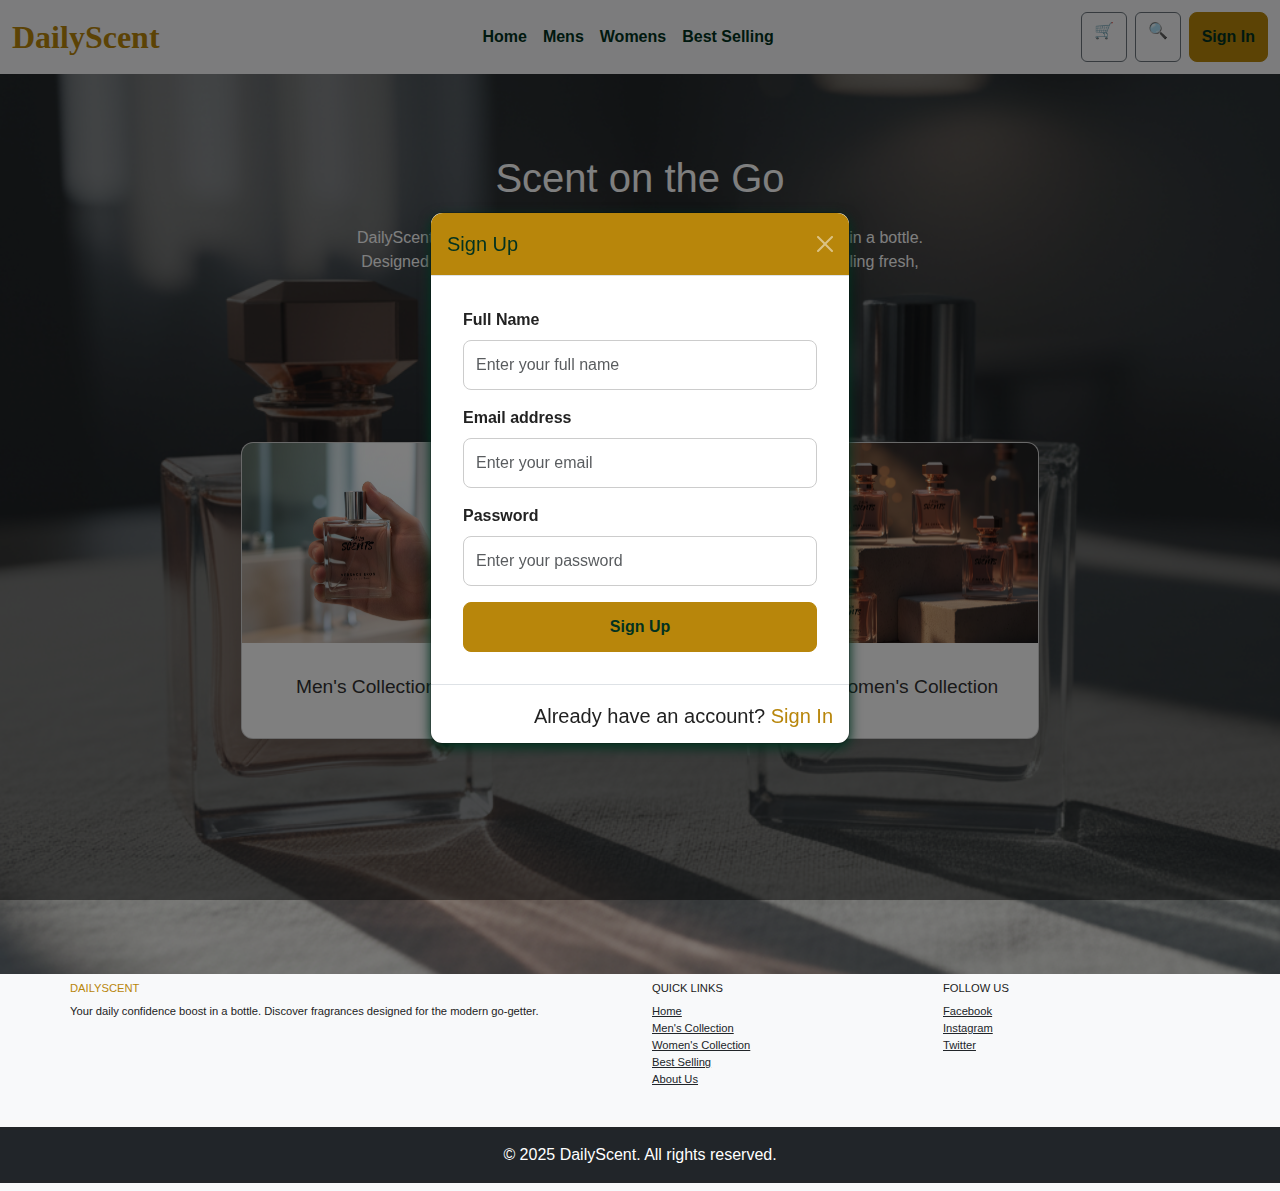
<file: Index.html>
<!DOCTYPE html>
<html lang="en">
<head>
    <meta charset="UTF-8">
    <meta name="viewport" content="width=device-width, initial-scale=1.0">
    <title>DailyScent</title>
    <link href="https://cdn.jsdelivr.net/npm/bootstrap@5.3.0/dist/css/bootstrap.min.css" rel="stylesheet">
    <link rel="stylesheet" href="Index.css"/>

    <!-- SIGN-IN MODAL DESIGN -->
    <style>
        .modal-dialog {
            max-width: 420px;
        }
        .modal-dialog-centered {
            display: flex;
            align-items: center;
            min-height: 100vh;
            pointer-events: none;
        }
        .modal-content {
            border-radius: 12px;
            box-shadow: 0 4px 12px #013220;
            pointer-events: all;
        }
        .modal-header {
            background-color: #b8860b;
            border-top-left-radius: 12px;
            border-top-right-radius: 12px;
            color: #013220;
            justify-content: center;
        }
        .modal-header .btn-close {
            filter: brightness(0) invert(1);
        }
        .modal-body {
            padding: 2rem;
        }
        .form-control {
            border-radius: 8px;
            padding: 0.75rem;
            border: 1px solid #ccc;
            transition: 0.2s;
        }
        .form-control:focus {
            border-color: #b8860b;
            box-shadow: 0 0 0 0.2rem rgba(255,215,0,0.25);
        }
        .btn-primary {
            background-color: #b8860b;
            border-color: #b8860b;
            color: #013220;
            font-weight: bold;
            border-radius: 8px;
            padding: 0.75rem;
        }
        .btn-primary:hover {
            background-color: #b8860b;
            border-color: #b8860b;
        }
        .modal-footer a {
            color: #b8860b;
            text-decoration: none;
            font-weight: 500;
        }
        .modal-footer a:hover {
            text-decoration: underline;
        }
    </style>
</head>
<body>
    <header>
        <nav class="navbar navbar-expand-lg navbar-light bg-light">
            <div class="container-fluid">
                <a class="navbar-brand" href="#">DailyScent</a>
                <button class="navbar-toggler" type="button" data-bs-toggle="collapse" data-bs-target="#navbarNav" aria-controls="navbarNav" aria-expanded="false" aria-label="Toggle navigation">
                    <span class="navbar-toggler-icon"></span>
                </button>
                <div class="collapse navbar-collapse" id="navbarNav">
                    <ul class="navbar-nav mx-auto">
                        <li class="nav-item">
                            <a class="nav-link" href="#home">Home</a>
                        </li>
                        <li class="nav-item">
                            <a class="nav-link" href="Mens.html">Mens</a>
                        </li>
                        <li class="nav-item">
                            <a class="nav-link" href="Womens.html">Womens</a>
                        </li>
                        <li class="nav-item">
                            <a class="nav-link" href="bestselling.html">Best Selling</a>
                        </li>
                    </ul>
                    <div class="d-flex">
                        <a href="#" class="btn btn-outline-secondary me-2">🛒</a>
                        <a href="#" class="btn btn-outline-secondary me-2">🔍</a>

                        <!-- Sign In Button Trigger -->
                        <button class="btn btn-primary" data-bs-toggle="modal" data-bs-target="#signInModal">Sign In</button>
                    </div>
                </div>
            </div>
        </nav>
    </header>

    <!-- Sign In Modal -->
    <div class="modal fade" id="signInModal" tabindex="-1" aria-labelledby="signInModalLabel" aria-hidden="true">
        <div class="modal-dialog modal-dialog-centered">
            <div class="modal-content">

                <div class="modal-header">
                    <h5 class="modal-title" id="signInModalLabel">Sign In</h5>
                    <button type="button" class="btn-close" data-bs-dismiss="modal"></button>
                </div>

                <div class="modal-body">
                    <form id="signInForm">
                        <div class="mb-3">
                            <label for="email" class="form-label fw-bold">Email address</label>
                            <input type="email" class="form-control" id="email" placeholder="Enter your email" required>
                        </div>
                        <div class="mb-3">
                            <label for="password" class="form-label fw-bold">Password</label>
                            <input type="password" class="form-control" id="password" placeholder="Enter your password" required>
                        </div>
                        <button type="submit" class="btn btn-primary w-100">Sign In</button>
                    </form>
                </div>

                     <div class="modal-footer">
                    <p class="mb-0">Don't have an account?  
                        <a href="#" data-bs-toggle="modal" data-bs-target="#signUpModal" data-bs-dismiss="modal">Sign Up</a>
                    </p>
                </div>

            </div>
        </div>
    </div>

    <!-- Sign Up Modal -->
    <div class="modal fade" id="signUpModal" tabindex="-1" aria-labelledby="signUpModalLabel" aria-hidden="true">
        <div class="modal-dialog modal-dialog-centered">
            <div class="modal-content">

                <div class="modal-header">
                    <h5 class="modal-title" id="signUpModalLabel">Sign Up</h5>
                    <button type="button" class="btn-close" data-bs-dismiss="modal"></button>
                </div>

                <div class="modal-body">
                    <form id="signUpForm">
                        <div class="mb-3">
                            <label for="name" class="form-label fw-bold">Full Name</label>
                            <input type="text" class="form-control" id="name" placeholder="Enter your full name" required>
                        </div>
                        <div class="mb-3">
                            <label for="email" class="form-label fw-bold">Email address</label>
                            <input type="email" class="form-control" id="signUpEmail" placeholder="Enter your email" required>
                        </div>
                        <div class="mb-3">
                            <label for="password" class="form-label fw-bold">Password</label>
                            <input type="password" class="form-control" id="signUpPassword" placeholder="Enter your password" required>
                        </div>
                        <button type="submit" class="btn btn-primary w-100">Sign Up</button>
                    </form>
                </div>

                <div class="modal-footer">
                    <p class="mb-0">Already have an account?  
                        <a href="#" data-bs-toggle="modal" data-bs-target="#signInModal" data-bs-dismiss="modal">Sign In</a>
                    </p>
                </div>

            </div>
        </div>
    </div>


    <section id="home" class="position-relative" style="background-image: url(background.png); background-size: cover; background-position: center; min-height: 100vh;">
        <div class="overlay position-absolute top-0 start-0 w-100 h-100 bg-dark opacity-50"></div>
        <div class="container-fluid position-relative text-center text-white py-5">
            <div class="row justify-content-center">
                <div class="col-lg-8">
                    <h2 class="display-4 mb-4">Scent on the Go</h2>
                    <p class="lead mb-4">
                        DailyScent is more than just a fragrance, it's a daily confidence boost in a bottle.<br />
                        Designed for go-getters and dream-chasers, our scents keep you feeling fresh,<br />
                        vibrant, and ready to own every moment.
                    </p>
                    <a href="AboutUs.html" class="btn btn-primary btn-lg">About Us</a>
                </div>
            </div>
            
            <div class="collections mt-5" id="collection">
                <div class="row g-4 justify-content-center">
                    <div class="col-md-4">
                        <div class="card h-100">
                            <a href="Mens.html" class="text-decoration-none">
                                <img src="men.png" class="card-img-top" alt="Men's Collection">
                                <div class="card-body">
                                    <h3 class="card-title">Men's Collection</h3>
                                </div>
                            </a>
                        </div>
                    </div>

                    <div class="col-md-4">
                    <div class="card h-100">
                            <a href="bestselling.html" class="text-decoration-none">
                                <img src="best.png" class="card-img-top" alt="Best Selling Collection">
                                <div class="card-body">
                                    <h3 class="card-title">Best Selling Collection</h3>
                            </div>
                        </a>
                        </div>
                    </div>

                    <div class="col-md-4">
                        <div class="card h-100">
                            <a href="Womens.html" class="text-decoration-none">
                                <img src="womenbg.png" class="card-img-top" alt="Women's Collection">
                                <div class="card-body">
                                    <h3 class="card-title">Women's Collection</h3>
                                </div>
                            </a>
                        </div>
                    </div>

                </div>
            </div>

        </div>
    </section>

    <footer class="bg-light text-center text-lg-start">
        <div class="container p-4">
            <div class="row">

                <div class="col-lg-6 col-md-12 mb-4">
                    <h5 class="text-uppercase" style="color: #b8860b;">DailyScent</h5>
                    <p>Your daily confidence boost in a bottle. Discover fragrances designed for the modern go-getter.</p>
                </div>

                <div class="col-lg-3 col-md-6 mb-4">
                    <h5 class="text-uppercase">Quick Links</h5>
                    <ul class="list-unstyled">
                        <li><a href="#home" class="text-dark">Home</a></li>
                        <li><a href="Mens.html" class="text-dark">Men's Collection</a></li>
                        <li><a href="Womens.html" class="text-dark">Women's Collection</a></li>
                        <li><a href="#hot" class="text-dark">Best Selling</a></li>
                        <li><a href="AboutUs.html" class="text-dark">About Us</a></li>
                    </ul>
                </div>

                <div class="col-lg-3 col-md-6 mb-4">
                    <h5 class="text-uppercase">Follow Us</h5>
                    <ul class="list-unstyled">
                        <li><a class="text-dark" href="#">Facebook</a></li>
                        <li><a class="text-dark" href="#">Instagram</a></li>
                        <li><a class="text-dark" href="#">Twitter</a></li>
                    </ul>
                </div>

            </div>
        </div>

        <div class="text-center p-3 bg-dark text-white">
            © 2025 DailyScent. All rights reserved.
        </div>
    </footer>

    <script src="https://cdn.jsdelivr.net/npm/bootstrap@5.3.0/dist/js/bootstrap.bundle.min.js"></script>
</body>
<script>
document.getElementById("signInForm").addEventListener("submit", function (e) {
    e.preventDefault(); // Prevent page reload

    // Close the modal
    var modal = bootstrap.Modal.getInstance(document.getElementById("signInModal"));
    modal.hide();

    // Remove the Sign In button
    const signInBtn = document.querySelector("#navbarNav .btn.btn-primary");
    if (signInBtn) {
        signInBtn.remove();
    }
});
window.addEventListener('DOMContentLoaded', (event) => {
    // Check if the user has already seen the modal
    if (!localStorage.getItem('signInModalShown')) {
        // If not, show the Sign-Up modal
        var signUpModal = new bootstrap.Modal(document.getElementById('signUpModal'));
        signUpModal.show();

        // Set a flag in localStorage so the modal doesn't show again
        localStorage.setItem('signInModalShown', 'true');
    }
});

</script>

</html>
</file>
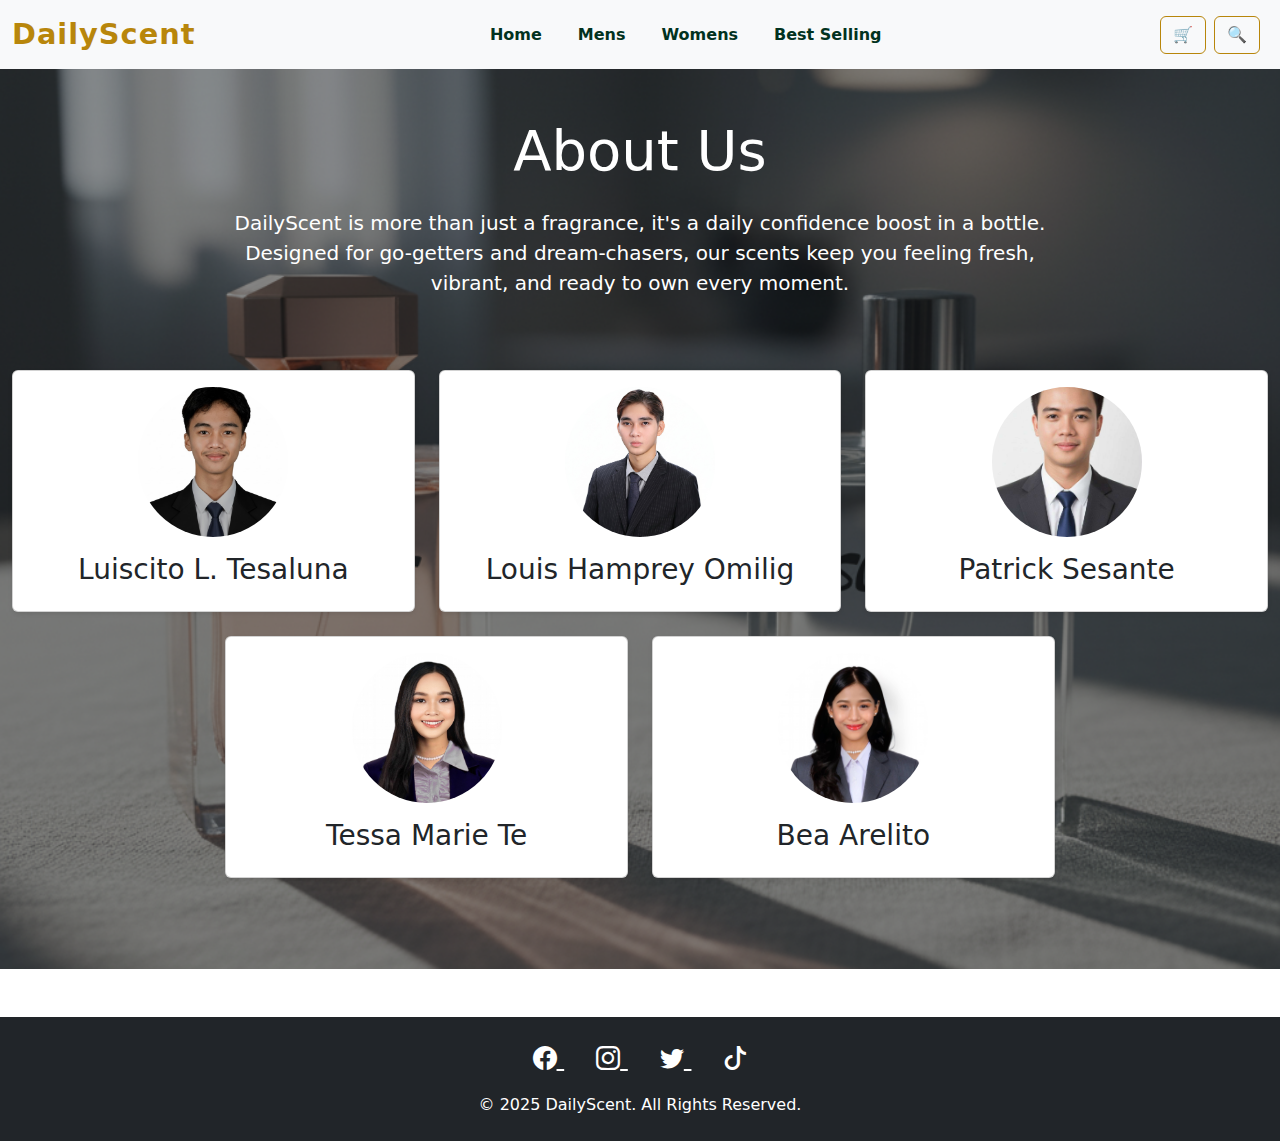
<file: AboutUs.html>
<!DOCTYPE html>
<html lang="en">
<head>
  <meta charset="UTF-8" />
  <meta name="viewport" content="width=device-width, initial-scale=1.0" />
  <title>DailyScent | Scent on the Go</title>

  <!-- ✅ Bootstrap CSS -->
  <link href="https://cdn.jsdelivr.net/npm/bootstrap@5.3.0/dist/css/bootstrap.min.css" rel="stylesheet">
  <!-- ✅ Bootstrap Icons -->
  <link href="https://cdn.jsdelivr.net/npm/bootstrap-icons@1.10.5/font/bootstrap-icons.css" rel="stylesheet">

  <link rel="stylesheet" href="AboutUs.css" />
</head>
<body>
  <header>
    <nav class="navbar navbar-expand-lg navbar-light bg-light">
      <div class="container-fluid">
        <a class="navbar-brand" href="#">DailyScent</a>
        <button class="navbar-toggler" type="button" data-bs-toggle="collapse" data-bs-target="#navbarNav" aria-controls="navbarNav" aria-expanded="false" aria-label="Toggle navigation">
          <span class="navbar-toggler-icon"></span>
        </button>
        <div class="collapse navbar-collapse" id="navbarNav" >
          <ul class="navbar-nav mx-auto">
            <li class="nav-item">
              <a class="nav-link" href="Index.html">Home</a>
            </li>
            <li class="nav-item">
              <a class="nav-link" href="Mens.html">Mens</a>
            </li>
            <li class="nav-item">
              <a class="nav-link" href="Womens.html">Womens</a>
            </li>
            <li class="nav-item">
              <a class="nav-link" href="bestselling.html">Best Selling</a>
            </li>
          </ul>
          <div class="d-flex">
            <a href="#" class="btn btn-outline-secondary me-2">🛒</a>
            <a href="#" class="btn btn-outline-secondary me-2">🔍</a>
          </div>
        </div>
      </div>
    </nav>
  </header>

  <section id="home" class="homescreen position-relative" 
    style="background-image: url('background.png'); background-size: cover; background-position: center; min-height: 100vh;">
    <div class="overlay position-absolute top-0 start-0 w-100 h-100 bg-dark opacity-50"></div>
    <div class="container-fluid position-relative text-center text-white py-5">
      <div class="row justify-content-center">
        <div class="col-lg-8">
          <h2 class="display-4 mb-4">About Us</h2>
          <p class="lead mb-4">
            DailyScent is more than just a fragrance, it's a daily confidence boost in a bottle.<br />
            Designed for go-getters and dream-chasers, our scents keep you feeling fresh,<br />
            vibrant, and ready to own every moment.
          </p>
        </div>
      </div>

      <!-- ✅ Team Member Profiles -->
      <div class="collections mt-5" id="collection">
        <div class="row g-4 justify-content-center">

          <!-- Profile 1 -->
          <div class="col-md-4">
            <div class="card h-100 text-center shadow-sm">
              <img src="Luiscito.png" class="card-img-top rounded-circle mx-auto mt-3" alt="Luiscito L. Tesaluna" style="width: 150px; height: 150px; object-fit: cover;">
              <div class="card-body">
                <h3 class="card-title">Luiscito L. Tesaluna</h3>
              </div>
            </div>
          </div>

          <!-- Profile 2 -->
          <div class="col-md-4">
            <div class="card h-100 text-center shadow-sm">
              <img src="Louis Hamprey Omilig.jpeg" class="card-img-top rounded-circle mx-auto mt-3" alt="Louis Hamprey Omilig" style="width: 150px; height: 150px; object-fit: cover;">
              <div class="card-body">
                <h3 class="card-title">Louis Hamprey Omilig</h3>
              </div>
            </div>
          </div>

          <!-- Profile 3 -->
          <div class="col-md-4">
            <div class="card h-100 text-center shadow-sm">
              <img src="patrick demor.jpg" class="card-img-top rounded-circle mx-auto mt-3" alt="Patrick Sesante" style="width: 150px; height: 150px; object-fit: cover;">
              <div class="card-body">
                <h3 class="card-title">Patrick Sesante</h3>
              </div>
            </div>
          </div>

          <!-- Profile 4 -->
          <div class="col-md-4">
            <div class="card h-100 text-center shadow-sm">
              <img src="Tessa.jpg" class="card-img-top rounded-circle mx-auto mt-3" alt="Tessa Marie Te" style="width: 150px; height: 150px; object-fit: cover;">
              <div class="card-body">
                <h3 class="card-title">Tessa Marie Te</h3>
              </div>
            </div>
          </div>

          <!-- Profile 5 -->
          <div class="col-md-4">
            <div class="card h-100 text-center shadow-sm">
              <img src="bini bea.jpg" class="card-img-top rounded-circle mx-auto mt-3" alt="Bea Arelito" style="width: 150px; height: 150px; object-fit: cover;">
              <div class="card-body">
                <h3 class="card-title">Bea Arelito</h3>
              </div>
            </div>
          </div>

        </div>
      </div>
      <!-- ✅ End of Team Member Profiles -->

    </div>
  </section>

  <!-- ✅ Footer Section -->
  <footer class="bg-dark text-white text-center py-4 mt-5">
    <div class="container">
      <div class="mb-3">
        <a href="https://www.facebook.com" target="_blank" class="text-white mx-3 fs-4">
          <i class="bi bi-facebook"></i>
        </a>
        <a href="https://www.instagram.com" target="_blank" class="text-white mx-3 fs-4">
          <i class="bi bi-instagram"></i>
        </a>
        <a href="https://www.twitter.com" target="_blank" class="text-white mx-3 fs-4">
          <i class="bi bi-twitter"></i>
        </a>
        <a href="https://www.tiktok.com" target="_blank" class="text-white mx-3 fs-4">
          <i class="bi bi-tiktok"></i>
        </a>
      </div>
      <p class="mb-0">© 2025 DailyScent. All Rights Reserved.</p>
    </div>
  </footer>

  <!-- ✅ Bootstrap JS -->
  <script src="https://cdn.jsdelivr.net/npm/bootstrap@5.3.0/dist/js/bootstrap.bundle.min.js"></script>
</body>
</html>
</file>
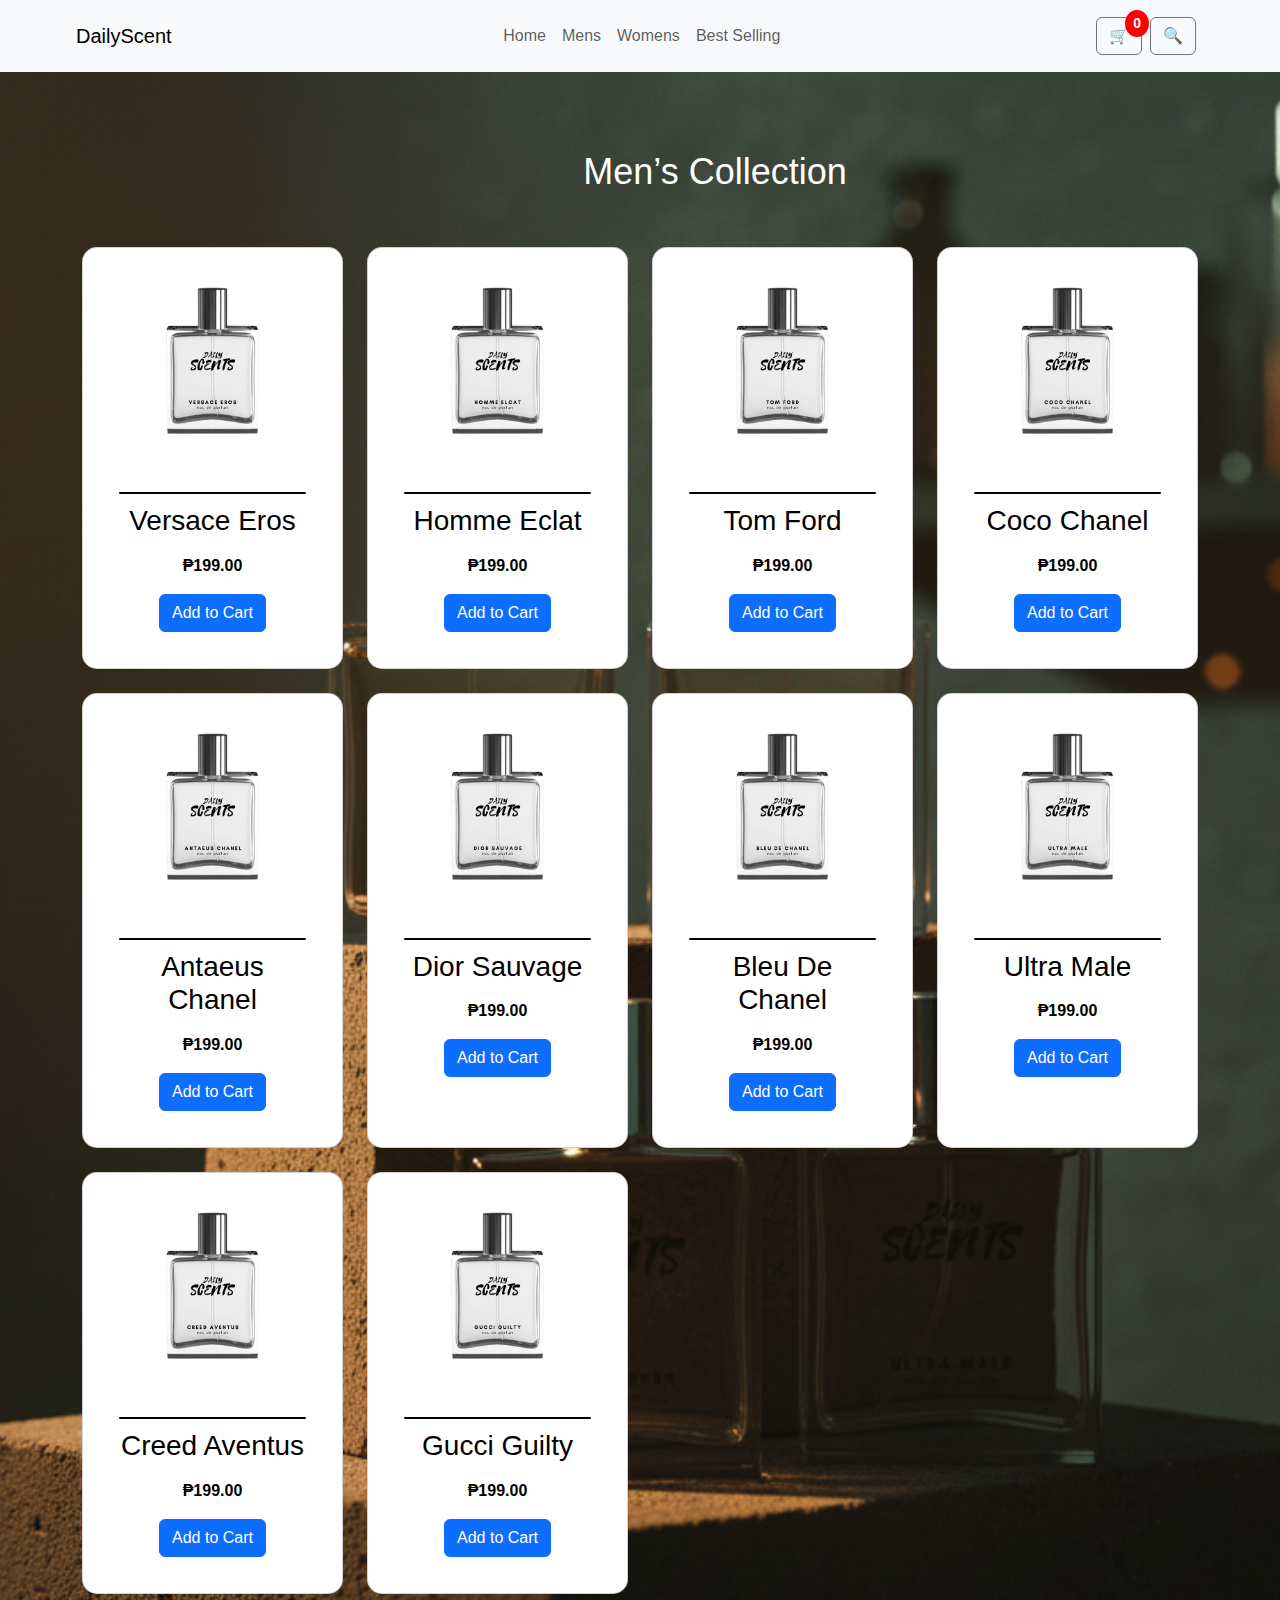
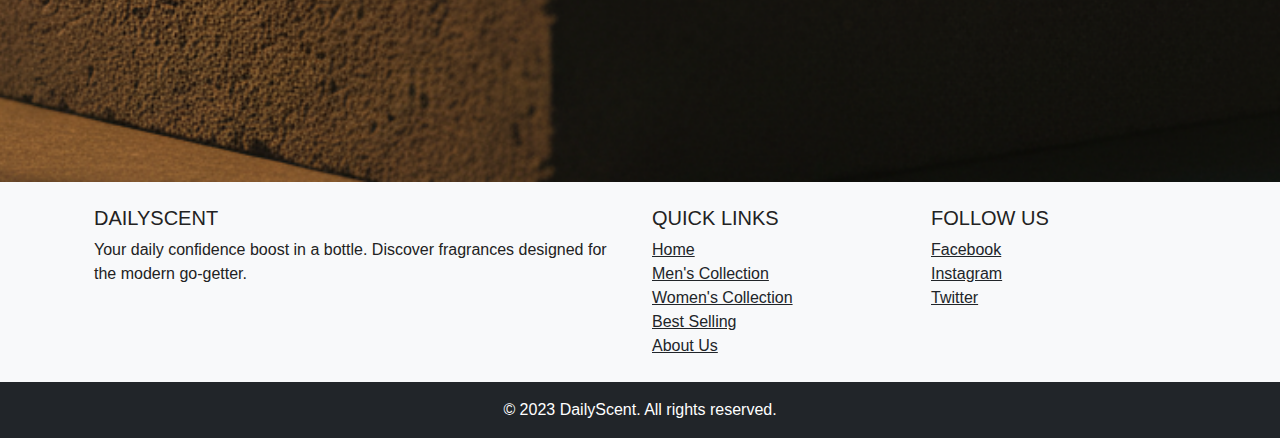
<file: Mens.html>
<!DOCTYPE html>
<html lang="en">
<head>
  <meta charset="UTF-8" />
  <meta name="viewport" content="width=device-width, initial-scale=1.0" />
  <title>DailyScent | Scent on the Go</title>
  <link href="https://cdn.jsdelivr.net/npm/bootstrap@5.3.0/dist/css/bootstrap.min.css" rel="stylesheet">
  <link rel="stylesheet" href="Men.css" />
</head>
<body>
  <header>
    <nav class="navbar navbar-expand-lg navbar-light bg-light">
      <div class="container-fluid">
        <a class="navbar-brand" href="#">DailyScent</a>
        <button class="navbar-toggler" type="button" data-bs-toggle="collapse" data-bs-target="#navbarNav" aria-controls="navbarNav" aria-expanded="false" aria-label="Toggle navigation">
          <span class="navbar-toggler-icon"></span>
        </button>
        <div class="collapse navbar-collapse" id="navbarNav">
          <ul class="navbar-nav mx-auto">
            <li class="nav-item">
              <a class="nav-link" href="Index.html">Home</a>
            </li>
            <li class="nav-item">
              <a class="nav-link" href="#mens">Mens</a>
            </li>
            <li class="nav-item">
              <a class="nav-link" href="Womens.html">Womens</a>
            </li>
            <li class="nav-item">
              <a class="nav-link" href="#hot">Best Selling</a>
            </li>
          </ul>
          <div class="d-flex">
            <a href="#" class="btn btn-outline-secondary me-2 position-relative" id="cart-icon">
  🛒
  <span class="cart-count" id="cart-count">0</span>
</a>

            <a href="#" class="btn btn-outline-secondary me-2">🔍</a>
          </div>
        </div>
      </div>
    </nav>
  </header>

  <section class="mainscreen py-5 pb-5" id="men" style="background-image: url(background1.png); background-size: cover; background-position: center; min-height: 190vh;">
    <div class="container">
      <h1 class="text-center mb-4" style="color: white;">Men’s Collection</h1>
      <div class="row g-4">
        <div class="col-lg-3 col-md-4 col-sm-6">
          <div class="product card h-100">
            <img src="Versace Eros.png" class="card-img-top" alt="Versace Eros">
            <div class="card-body text-center">
              <h3 class="card-title">Versace Eros</h3>
              <p class="card-text">₱199.00</p>
              <button class="btn btn-primary add-to-cart" data-product="Versace Eros" data-price="199">Add to Cart</button>
            </div>
          </div>
        </div>

        <div class="col-lg-3 col-md-4 col-sm-6">
          <div class="product card h-100">
            <img src="Homme Elcat.png" class="card-img-top" alt="Homme Eclat">
            <div class="card-body text-center">
              <h3 class="card-title">Homme Eclat</h3>
              <p class="card-text">₱199.00</p>
              <button class="btn btn-primary add-to-cart" data-product="Home Eclat" data-price="199">Add to Cart</button>

            </div>
          </div>
        </div>

        <div class="col-lg-3 col-md-4 col-sm-6">
          <div class="product card h-100">
            <img src="Tom Ford.png" class="card-img-top" alt="Tom Ford">
            <div class="card-body text-center">
              <h3 class="card-title">Tom Ford</h3>
              <p class="card-text">₱199.00</p>
              <button class="btn btn-primary add-to-cart" data-product="Tom Ford" data-price="199">Add to Cart</button>

            </div>
          </div>
        </div>

        <div class="col-lg-3 col-md-4 col-sm-6">
          <div class="product card h-100">
            <img src="Coco Chanel.png" class="card-img-top" alt="Coco Chanel">
            <div class="card-body text-center">
              <h3 class="card-title">Coco Chanel</h3>
              <p class="card-text">₱199.00</p>
              <button class="btn btn-primary add-to-cart" data-product="Coco Chanel" data-price="199">Add to Cart</button>

            </div>
          </div>
        </div>

        <div class="col-lg-3 col-md-4 col-sm-6">
          <div class="product card h-100">
            <img src="Antaeus Chanel.png" class="card-img-top" alt="Antaeus Chanel">
            <div class="card-body text-center">
              <h3 class="card-title">Antaeus Chanel</h3>
              <p class="card-text">₱199.00</p>
              <button class="btn btn-primary add-to-cart" data-product="Antaeus Chanel" data-price="199">Add to Cart</button>

            </div>
          </div>
        </div>

        <div class="col-lg-3 col-md-4 col-sm-6">
          <div class="product card h-100">
            <img src="Dior Sauvage.png" class="card-img-top" alt="Dior Sauvage">
            <div class="card-body text-center">
              <h3 class="card-title">Dior Sauvage</h3>
              <p class="card-text">₱199.00</p>
              <button class="btn btn-primary add-to-cart" data-product="Dior Sauvage" data-price="199">Add to Cart</button>

            </div>
          </div>
        </div>

        <div class="col-lg-3 col-md-4 col-sm-6">
          <div class="product card h-100">
            <img src="Bleu De Chanel.png" class="card-img-top" alt="Bleu De Chanel">
            <div class="card-body text-center">
              <h3 class="card-title">Bleu De Chanel</h3>
              <p class="card-text">₱199.00</p>
              <button class="btn btn-primary add-to-cart" data-product="Bleu De Chanel" data-price="199">Add to Cart</button>

            </div>
          </div>
        </div>

        <div class="col-lg-3 col-md-4 col-sm-6">
          <div class="product card h-100">
            <img src="Ultra Male.png" class="card-img-top" alt="Ultra Male">
            <div class="card-body text-center">
              <h3 class="card-title">Ultra Male</h3>
              <p class="card-text">₱199.00</p>
              <button class="btn btn-primary add-to-cart" data-product="Ultra Male" data-price="199">Add to Cart</button>

            </div>
          </div>
        </div>

        <div class="col-lg-3 col-md-4 col-sm-6">
          <div class="product card h-100">
            <img src="Greed Aventus.png" class="card-img-top" alt="Creed Aventus">
            <div class="card-body text-center">
              <h3 class="card-title">Creed Aventus</h3>
              <p class="card-text">₱199.00</p>
              <button class="btn btn-primary add-to-cart" data-product="Creed Aventus" data-price="199">Add to Cart</button>

            </div>
          </div>
        </div>

        <div class="col-lg-3 col-md-4 col-sm-6">
          <div class="product card h-100">
            <img src="Gucci Guilty.png" class="card-img-top" alt="Gucci Guilty">
            <div class="card-body text-center">
              <h3 class="card-title">Gucci Guilty</h3>
              <p class="card-text">₱199.00</p>
              <button class="btn btn-primary add-to-cart" data-product="Gucci Guilty" data-price="199">Add to Cart</button>

            </div>
          </div>
        </div>
      </div>
    </div>
    
  </section>

  <footer class="bg-light text-center text-lg-start">
    <div class="container p-4">
      <div class="row">
        <div class="col-lg-6 col-md-12 mb-4 mb-md-0">
          <h5 class="text-uppercase">DailyScent</h5>
          <p>
            Your daily confidence boost in a bottle. Discover fragrances designed for the modern go-getter.
          </p>
        </div>
        <div class="col-lg-3 col-md-6 mb-4 mb-md-0">
          <h5 class="text-uppercase">Quick Links</h5>
          <ul class="list-unstyled mb-0">
            <li><a href="Index.html" class="text-dark">Home</a></li>
            <li><a href="#mens" class="text-dark">Men's Collection</a></li>
            <li><a href="Womens.html" class="text-dark">Women's Collection</a></li>
            <li><a href="#hot" class="text-dark">Best Selling</a></li>
            <li><a href="AboutUs.html" class="text-dark">About Us</a></li>
          </ul>
        </div>
        <div class="col-lg-3 col-md-6 mb-4 mb-md-0">
          <h5 class="text-uppercase">Follow Us</h5>
          <ul class="list-unstyled mb-0">
            <li><a href="#" class="text-dark">Facebook</a></li>
            <li><a href="#" class="text-dark">Instagram</a></li>
            <li><a href="#" class="text-dark">Twitter</a></li>
          </ul>
        </div>
      </div>
    </div>
    <div class="text-center p-3 bg-dark text-white">
      © 2023 DailyScent. All rights reserved.
    </div>
  </footer>
  <!-- Cart Popup -->
<div id="cart-popup" class="cart-popup">
  <div class="cart-content">
    <h3>Your Cart</h3>

    <ul id="cart-items"></ul>
    <p><strong>Total:</strong> ₱<span id="cart-total">0</span></p>

    <!-- BUTTONS SIDE BY SIDE -->
    <div class="d-flex justify-content-between mt-3">
  <button class="btn btn-warning" onclick="resetCart()">Refresh</button>
  <button class="btn btn-success" onclick="checkoutCart()">Checkout</button>
  <button class="btn btn-danger" onclick="closeCart()">Close</button>
</div>
  </div>
</div>
<!-- Checkout Form Popup -->
<div id="checkout-popup" class="checkout-popup">
  <div class="checkout-content">
    <h3>Checkout</h3>
    <form id="checkout-form">
      <div class="mb-3">
        <label for="customer-name" class="form-label">Full Name</label>
        <input type="text" class="form-control" id="customer-name" required>
      </div>
      <div class="mb-3">
        <label for="customer-address" class="form-label">Delivery Address</label>
        <textarea class="form-control" id="customer-address" rows="3" required></textarea>
      </div>
      <div class="mb-3">
        <label for="payment-method" class="form-label">Payment Method</label>
        <select class="form-select" id="payment-method" required>
          <option value="">Select Payment</option>
          <option value="Cash on Delivery">Cash on Delivery</option>
          <option value="Credit Card">Credit Card</option>
          <option value="Gcash/PayMaya">Gcash/PayMaya</option>
        </select>
      </div>
      <div class="d-flex justify-content-between">
        <button type="button" class="btn btn-danger" onclick="closeCheckout()">Cancel</button>
        <button type="submit" class="btn btn-success">Submit Order</button>
      </div>
    </form>
  </div>
</div>


  <style>
    
    .checkout-popup {
    display: none;
    position: fixed;
    top: 0;
    left: 0;
    width: 100%;
    height: 100%;
    background: rgba(0,0,0,0.5);
    justify-content: center;
    align-items: center;
    z-index: 10000;
  }

  .checkout-content {
    background: white;
    padding: 20px;
    width: 400px;
    border-radius: 10px;
  }

    /* Popup Background */
    .cart-popup {
      display: none;
      position: fixed;
      top: 0;
      left: 0;
      width: 100%;
      height: 100%;
      background: rgba(0,0,0,0.5);
      justify-content: center;
      align-items: center;
      z-index: 9999;
    }
    .cart-content button {
    width: 48%;
  }


    /* Popup Box */
    .cart-content {
      background: white;
      padding: 20px;
      width: 350px;
      border-radius: 10px;
    }

    #cart-items li {
      margin-bottom: 10px;
    }
    .cart-count {
    position: absolute;
    top: -8px;
    right: -8px;
    background-color: red;
    color: white;
    border-radius: 50%;
    padding: 3px 8px;
    font-size: 14px;
    font-weight: bold;
  }
  </style>


  <!-- Bootstrap JS -->
  <script src="https://cdn.jsdelivr.net/npm/bootstrap@5.3.0/dist/js/bootstrap.bundle.min.js"></script>
</body> 
<script>
let cart = [];

// ===== Add to Cart =====
// ===== Add to Cart =====
function addToCart(productName, price) {
  price = Number(price);

  const existingItem = cart.find(item => item.product === productName);
  if (existingItem) {
    existingItem.quantity += 1;
  } else {
    cart.push({ product: productName, price: price, quantity: 1 });
  }

  updateCartCount();
}


// ===== Update Cart Count =====
function updateCartCount() {
  const totalQuantity = cart.reduce((sum, item) => sum + item.quantity, 0);
  document.getElementById('cart-count').textContent = totalQuantity;
}

// ===== Open / Close Cart Popup =====
function openCart() {
  if(cart.length === 0) {
    alert("Your cart is empty!");
    return;
  }

  const cartPopup = document.getElementById("cart-popup");
  const cartItems = document.getElementById("cart-items");
  const cartTotal = document.getElementById("cart-total");

  cartItems.innerHTML = "";
  let total = 0;

  cart.forEach(item => {
    const li = document.createElement("li");
    li.textContent = `${item.product} (x${item.quantity}) - ₱${item.price * item.quantity}`;
    cartItems.appendChild(li);
    total += item.price * item.quantity;
  });

  cartTotal.textContent = total;
  cartPopup.style.display = "flex";
}

function closeCart() {
  document.getElementById("cart-popup").style.display = "none";
}

// ===== Reset Cart =====
function resetCart() {
  cart = [];
  updateCartCount();
  openCart();
}

// ===== Checkout =====
function checkoutCart() {
  if(cart.length === 0) {
    alert("Your cart is empty!");
    return;
  }

  closeCart();
  document.getElementById("checkout-popup").style.display = "flex";
}

// ===== Close Checkout =====
function closeCheckout() {
  document.getElementById("checkout-popup").style.display = "none";
}

// ===== Handle Checkout Form Submission =====
const checkoutForm = document.getElementById("checkout-form");
checkoutForm.addEventListener("submit", function(e) {
  e.preventDefault();

  if(!checkoutForm.checkValidity()) {
    alert("Please fill all required fields!");
    return;
  }

  const name = document.getElementById("customer-name").value.trim();
  const address = document.getElementById("customer-address").value.trim();
  const payment = document.getElementById("payment-method").value;

  let total = 0;
  let summary = "Order Summary:\n\n";

  cart.forEach(item => {
    summary += `${item.product} (x${item.quantity}) - ₱${item.price * item.quantity}\n`;
    total += item.price * item.quantity;
  });

  summary += `\nTotal: ₱${total}\n`;
  summary += `\nName: ${name}\nAddress: ${address}\nPayment: ${payment}\n\nThank you for shopping with DailyScent!`;

  alert(summary);

  // Clear cart and form
  cart = [];
  updateCartCount();
  checkoutForm.reset();
  closeCheckout();
});

// ===== Event Listeners =====
document.querySelectorAll(".add-to-cart").forEach(btn => {
  btn.addEventListener("click", function() {
    const name = this.getAttribute("data-product");
    const price = this.getAttribute("data-price");
    addToCart(name, price);
  });
});

document.getElementById("cart-icon").addEventListener("click", openCart);



</script>
</html>
</file>
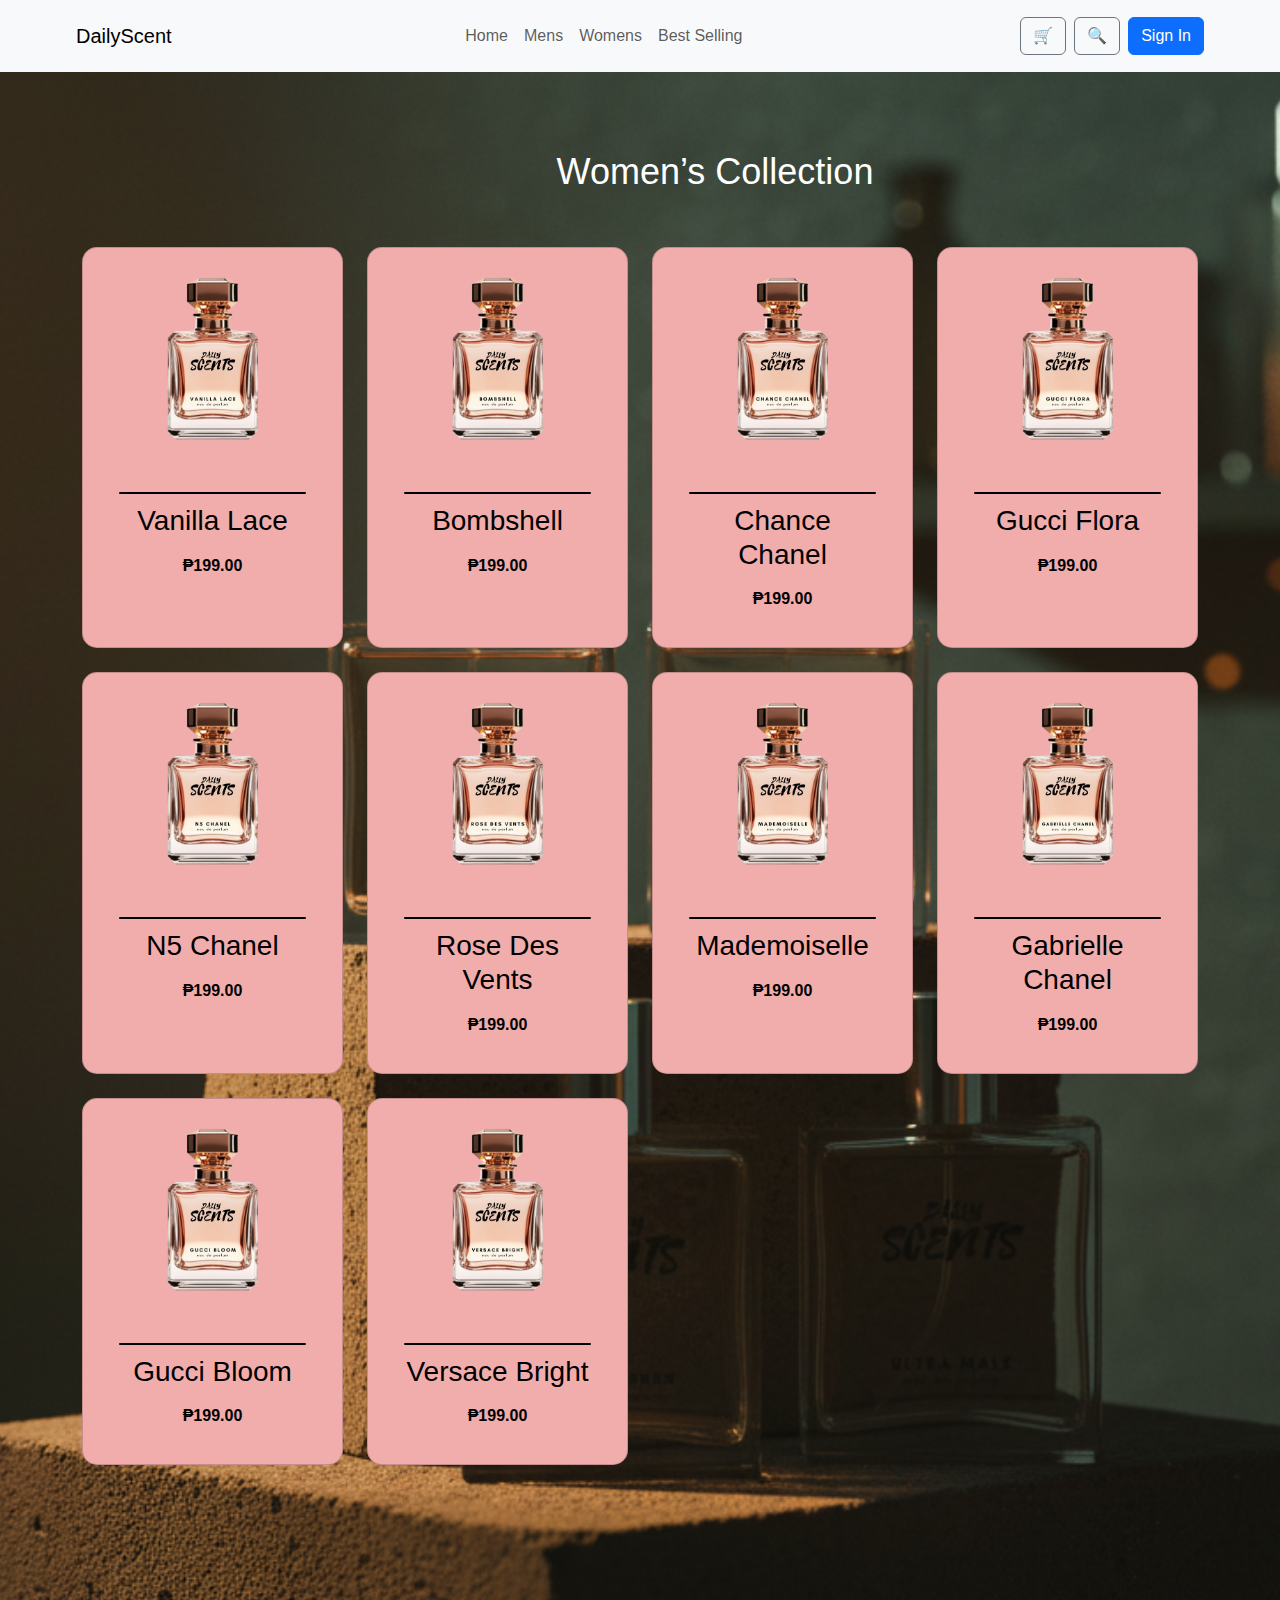
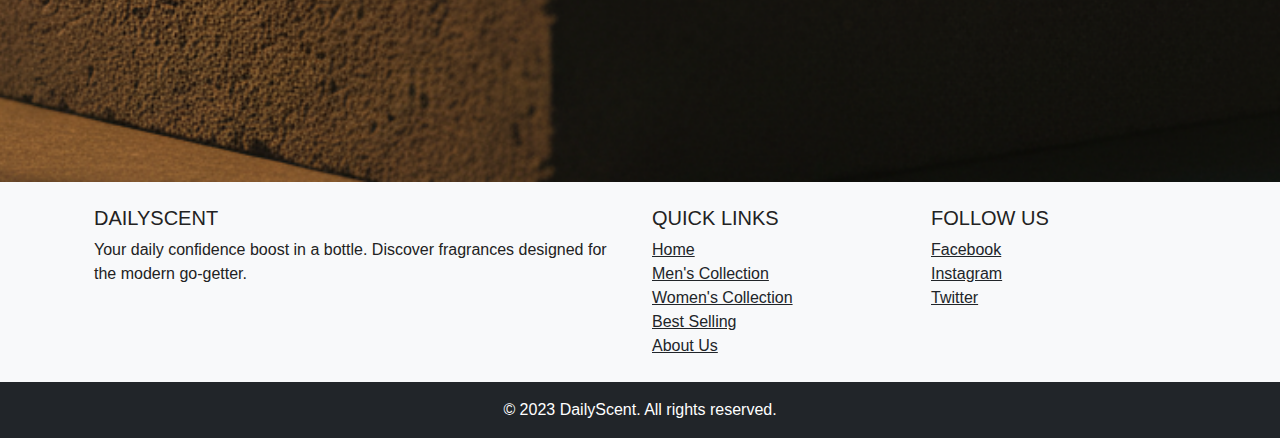
<file: Womens - Copy.html>
<!DOCTYPE html>
<html lang="en">
<head>
  <meta charset="UTF-8" />
  <meta name="viewport" content="width=device-width, initial-scale=1.0" />
  <title>DailyScent | Scent on the Go</title>
  <!-- Bootstrap CSS -->
  <link href="https://cdn.jsdelivr.net/npm/bootstrap@5.3.0/dist/css/bootstrap.min.css" rel="stylesheet">
  <!-- Custom CSS -->
  <link rel="stylesheet" href="/Womens.css" />
</head>
<body>
  <header>
    <!-- Bootstrap Navbar -->
    <nav class="navbar navbar-expand-lg navbar-light bg-light">
      <div class="container-fluid">
        <a class="navbar-brand" href="#">DailyScent</a>
        <button class="navbar-toggler" type="button" data-bs-toggle="collapse" data-bs-target="#navbarNav" aria-controls="navbarNav" aria-expanded="false" aria-label="Toggle navigation">
          <span class="navbar-toggler-icon"></span>
        </button>
        <div class="collapse navbar-collapse" id="navbarNav">
          <ul class="navbar-nav mx-auto">
            <li class="nav-item">
              <a class="nav-link" href="Index.html">Home</a>
            </li>
            <li class="nav-item">
              <a class="nav-link" href="Mens.html">Mens</a>
            </li>
            <li class="nav-item">
              <a class="nav-link" href="#womens">Womens</a>
            </li>
            <li class="nav-item">
              <a class="nav-link" href="bestselling.html">Best Selling</a>
            </li>
          </ul>
          <div class="d-flex">
            <a href="#" class="btn btn-outline-secondary me-2">🛒</a>
            <a href="#" class="btn btn-outline-secondary me-2">🔍</a>
            <button class="btn btn-primary">Sign In</button>
          </div>
        </div>
      </div>
    </nav>
  </header>

  <section class="mainscreen py-5 pb-5" id="men" style="background-image: url(background1.png); background-size: cover; background-position: center; min-height: 190vh;">
    <div class="container">
      <h1 class="text-center mb-4" style="color: white;">Women’s Collection</h1>
      <div class="row g-4">
        <div class="col-lg-3 col-md-4 col-sm-6">
          <div class="product card h-100">
            <img src="Vanilla Lace.png" class="card-img-top" alt="Vanilla Lace">
            <div class="card-body text-center">
              <h3 class="card-title">Vanilla Lace</h3>
              <p class="card-text">₱199.00</p>
            </div>
          </div>
        </div>
        <div class="col-lg-3 col-md-4 col-sm-6">
          <div class="product card h-100">
            <img src="Bombshell.png" class="card-img-top" alt="Bombshell">
            <div class="card-body text-center">
              <h3 class="card-title">Bombshell</h3>
              <p class="card-text">₱199.00</p>
            </div>
          </div>
        </div>
        <div class="col-lg-3 col-md-4 col-sm-6">
          <div class="product card h-100">
            <img src="Chance Chanel.png" class="card-img-top" alt="Chance Chanel">
            <div class="card-body text-center">
              <h3 class="card-title">Chance Chanel</h3>
              <p class="card-text">₱199.00</p>
            </div>
          </div>
        </div>
        <div class="col-lg-3 col-md-4 col-sm-6">
          <div class="product card h-100">
            <img src="Gucci Flora.png" class="card-img-top" alt="Gucci Flora">
            <div class="card-body text-center">
              <h3 class="card-title">Gucci Flora</h3>
              <p class="card-text">₱199.00</p>
            </div>
          </div>
        </div>
        <div class="col-lg-3 col-md-4 col-sm-6">
          <div class="product card h-100">
            <img src="N5 Chanel.png" class="card-img-top" alt="N5 Chanel">
            <div class="card-body text-center">
              <h3 class="card-title">N5 Chanel</h3>
              <p class="card-text">₱199.00</p>
            </div>
          </div>
        </div>
        <div class="col-lg-3 col-md-4 col-sm-6">
          <div class="product card h-100">
            <img src="Rose Des Vents.png" class="card-img-top" alt="Rose Des Vents">
            <div class="card-body text-center">
              <h3 class="card-title">Rose Des Vents</h3>
              <p class="card-text">₱199.00</p>
            </div>
          </div>
        </div>
        <div class="col-lg-3 col-md-4 col-sm-6">
          <div class="product card h-100">
            <img src="Mademoiselle.png" class="card-img-top" alt="Mademoiselle">
            <div class="card-body text-center">
              <h3 class="card-title">Mademoiselle</h3>
              <p class="card-text">₱199.00</p>
            </div>
          </div>
        </div>
        <div class="col-lg-3 col-md-4 col-sm-6">
          <div class="product card h-100">
            <img src="Gabrielle Chanel.png" class="card-img-top" alt="Gabrielle Chanel">
            <div class="card-body text-center">
              <h3 class="card-title">Gabrielle Chanel</h3>
              <p class="card-text">₱199.00</p>
            </div>
          </div>
        </div>
        <div class="col-lg-3 col-md-4 col-sm-6">
          <div class="product card h-100">
            <img src="Gucci Bloom.png" class="card-img-top" alt="Gucci Bloom">
            <div class="card-body text-center">
              <h3 class="card-title">Gucci Bloom</h3>
              <p class="card-text">₱199.00</p>
            </div>
          </div>
        </div>
        <div class="col-lg-3 col-md-4 col-sm-6">
          <div class="product card h-100">
            <img src="Versace Bright.png" class="card-img-top" alt="Versace Bright">
            <div class="card-body text-center">
              <h3 class="card-title">Versace Bright</h3>
              <p class="card-text">₱199.00</p>
            </div>
          </div>
        </div>
      </div>
    </div>
  </section>

  <footer class="bg-light text-center text-lg-start">
    <div class="container p-4">
      <div class="row">
        <div class="col-lg-6 col-md-12 mb-4 mb-md-0">
          <h5 class="text-uppercase">DailyScent</h5>
          <p>
            Your daily confidence boost in a bottle. Discover fragrances designed for the modern go-getter.
          </p>
        </div>
        <div class="col-lg-3 col-md-6 mb-4 mb-md-0">
          <h5 class="text-uppercase">Quick Links</h5>
          <ul class="list-unstyled mb-0">
            <li><a href="Index.html" class="text-dark">Home</a></li>
            <li><a href="#mens" class="text-dark">Men's Collection</a></li>
            <li><a href="Womens.html" class="text-dark">Women's Collection</a></li>
            <li><a href="#hot" class="text-dark">Best Selling</a></li>
            <li><a href="AboutUs.html" class="text-dark">About Us</a></li>
          </ul>
        </div>
        <div class="col-lg-3 col-md-6 mb-4 mb-md-0">
          <h5 class="text-uppercase">Follow Us</h5>
          <ul class="list-unstyled mb-0">
            <li><a href="#" class="text-dark">Facebook</a></li>
            <li><a href="#" class="text-dark">Instagram</a></li>
            <li><a href="#" class="text-dark">Twitter</a></li>
          </ul>
        </div>
      </div>
    </div>
    <div class="text-center p-3 bg-dark text-white">
      © 2023 DailyScent. All rights reserved.
    </div>
  </footer>

  <script src="https://cdn.jsdelivr.net/npm/bootstrap@5.3.0/dist/js/bootstrap.bundle.min.js"></script>
</body>
</html>
</file>
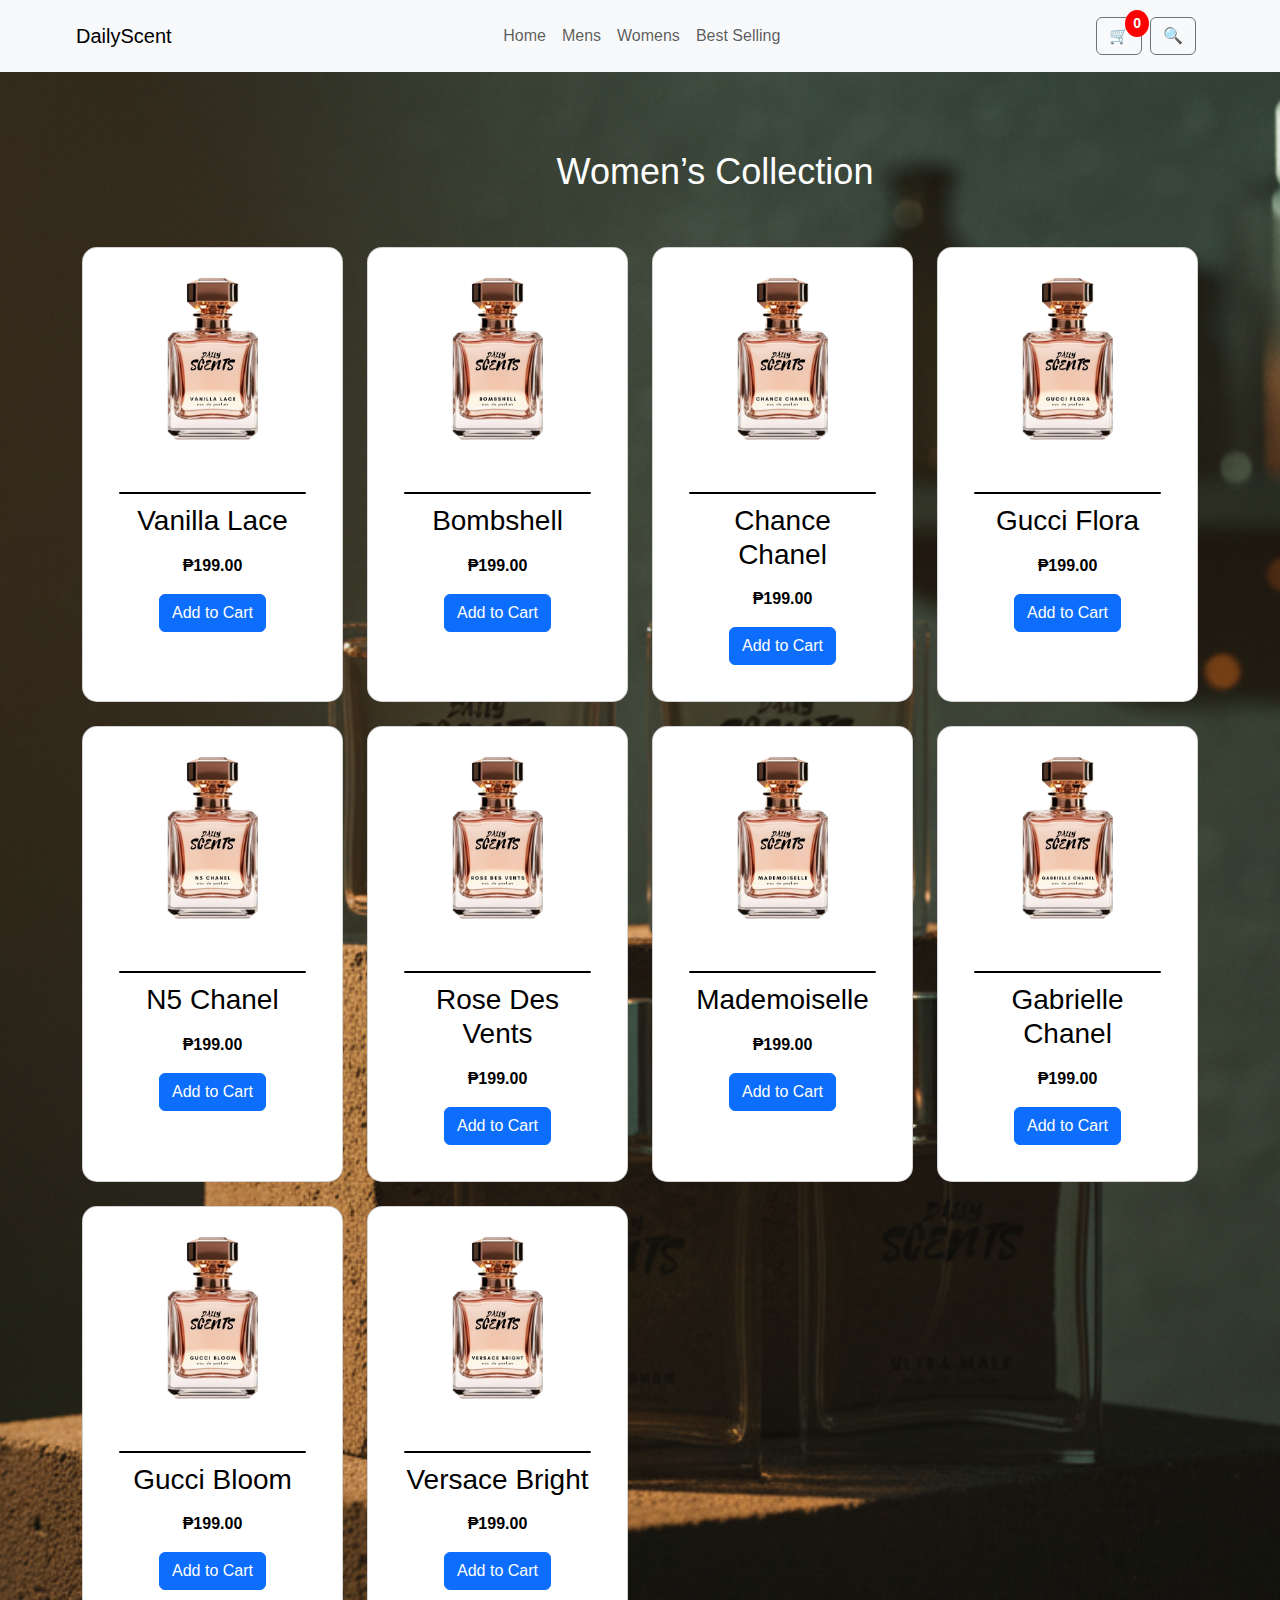
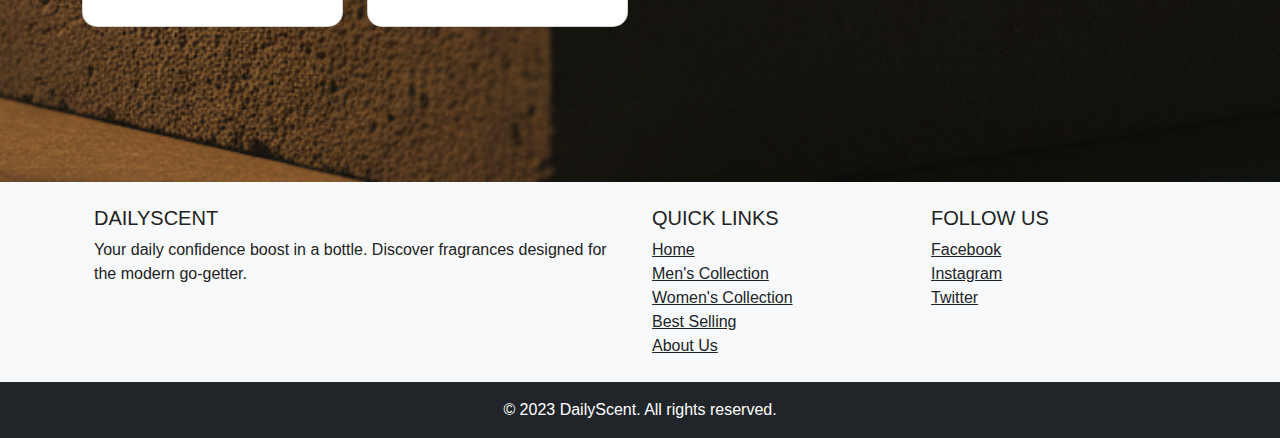
<file: Womens.html>
<!DOCTYPE html>
<html lang="en">
<head>
  <meta charset="UTF-8" />
  <meta name="viewport" content="width=device-width, initial-scale=1.0" />
  <title>DailyScent | Scent on the Go</title>
  <link href="https://cdn.jsdelivr.net/npm/bootstrap@5.3.0/dist/css/bootstrap.min.css" rel="stylesheet">
  <link rel="stylesheet" href="Men.css" />
</head>
<body>
  <header>
    <nav class="navbar navbar-expand-lg navbar-light bg-light">
      <div class="container-fluid">
        <a class="navbar-brand" href="#">DailyScent</a>
        <button class="navbar-toggler" type="button" data-bs-toggle="collapse" data-bs-target="#navbarNav" aria-controls="navbarNav" aria-expanded="false" aria-label="Toggle navigation">
          <span class="navbar-toggler-icon"></span>
        </button>
        <div class="collapse navbar-collapse" id="navbarNav">
          <ul class="navbar-nav mx-auto">
            <li class="nav-item">
              <a class="nav-link" href="Index.html">Home</a>
            </li>
            <li class="nav-item">
              <a class="nav-link" href="Mens.html">Mens</a>
            </li>
            <li class="nav-item">
              <a class="nav-link" href="Womens.html">Womens</a>
            </li>
            <li class="nav-item">
              <a class="nav-link" href="bestselling.html">Best Selling</a>
            </li>
          </ul>
          <div class="d-flex">
            <a href="#" class="btn btn-outline-secondary me-2 position-relative" id="cart-icon">
  🛒
  <span class="cart-count" id="cart-count">0</span>
</a>

            <a href="#" class="btn btn-outline-secondary me-2">🔍</a>
          </div>
        </div>
      </div>
    </nav>
  </header>

    <section class="mainscreen py-5 pb-5" id="men" style="background-image: url(background1.png); background-size: cover; background-position: center; min-height: 190vh;">
    <div class="container">
      <h1 class="text-center mb-4" style="color: white;">Women’s Collection</h1>
      <div class="row g-4">
        <div class="col-lg-3 col-md-4 col-sm-6">
          <div class="product card h-100">
            <img src="Vanilla Lace.png" class="card-img-top" alt="Vanilla Lace">
            <div class="card-body text-center">
              <h3 class="card-title">Vanilla Lace</h3>
              <p class="card-text">₱199.00</p>
                 <button class="btn btn-primary add-to-cart" data-product="Vanilla Lace" data-price="199">Add to Cart</button>
            </div>
          </div>
        </div>
        <div class="col-lg-3 col-md-4 col-sm-6">
          <div class="product card h-100">
            <img src="Bombshell.png" class="card-img-top" alt="Bombshell">
            <div class="card-body text-center">
              <h3 class="card-title">Bombshell</h3>
              <p class="card-text">₱199.00</p>
                 <button class="btn btn-primary add-to-cart" data-product="Bombshell" data-price="199">Add to Cart</button>
            </div>
          </div>
        </div>
        <div class="col-lg-3 col-md-4 col-sm-6">
          <div class="product card h-100">
            <img src="Chance Chanel.png" class="card-img-top" alt="Chance Chanel">
            <div class="card-body text-center">
              <h3 class="card-title">Chance Chanel</h3>
              <p class="card-text">₱199.00</p>
                 <button class="btn btn-primary add-to-cart" data-product="Chance Chanel" data-price="199">Add to Cart</button>
            </div>
          </div>
        </div>
        <div class="col-lg-3 col-md-4 col-sm-6">
          <div class="product card h-100">
            <img src="Gucci Flora.png" class="card-img-top" alt="Gucci Flora">
            <div class="card-body text-center">
              <h3 class="card-title">Gucci Flora</h3>
              <p class="card-text">₱199.00</p>
                 <button class="btn btn-primary add-to-cart" data-product="Gucci Flora" data-price="199">Add to Cart</button>
            </div>
          </div>
        </div>
        <div class="col-lg-3 col-md-4 col-sm-6">
          <div class="product card h-100">
            <img src="N5 Chanel.png" class="card-img-top" alt="N5 Chanel">
            <div class="card-body text-center">
              <h3 class="card-title">N5 Chanel</h3>
              <p class="card-text">₱199.00</p>
                 <button class="btn btn-primary add-to-cart" data-product="N5 Chanel" data-price="199">Add to Cart</button>
            </div>
          </div>
        </div>
        <div class="col-lg-3 col-md-4 col-sm-6">
          <div class="product card h-100">
            <img src="Rose Des Vents.png" class="card-img-top" alt="Rose Des Vents">
            <div class="card-body text-center">
              <h3 class="card-title">Rose Des Vents</h3>
              <p class="card-text">₱199.00</p>
                 <button class="btn btn-primary add-to-cart" data-product="Rose Des Vents" data-price="199">Add to Cart</button>
            </div>
          </div>
        </div>
        <div class="col-lg-3 col-md-4 col-sm-6">
          <div class="product card h-100">
            <img src="Mademoiselle.png" class="card-img-top" alt="Mademoiselle">
            <div class="card-body text-center">
              <h3 class="card-title">Mademoiselle</h3>
              <p class="card-text">₱199.00</p>
                 <button class="btn btn-primary add-to-cart" data-product="Mademoiselle" data-price="199">Add to Cart</button>
            </div>
          </div>
        </div>
        <div class="col-lg-3 col-md-4 col-sm-6">
          <div class="product card h-100">
            <img src="Gabrielle Chanel.png" class="card-img-top" alt="Gabrielle Chanel">
            <div class="card-body text-center">
              <h3 class="card-title">Gabrielle Chanel</h3>
              <p class="card-text">₱199.00</p>
                 <button class="btn btn-primary add-to-cart" data-product="Gabrielle Chanel" data-price="199">Add to Cart</button>
            </div>
          </div>
        </div>
        <div class="col-lg-3 col-md-4 col-sm-6">
          <div class="product card h-100">
            <img src="Gucci Bloom.png" class="card-img-top" alt="Gucci Bloom">
            <div class="card-body text-center">
              <h3 class="card-title">Gucci Bloom</h3>
              <p class="card-text">₱199.00</p>
                 <button class="btn btn-primary add-to-cart" data-product="Gucci Bloom" data-price="199">Add to Cart</button>
            </div>
          </div>
        </div>
        <div class="col-lg-3 col-md-4 col-sm-6">
          <div class="product card h-100">
            <img src="Versace Bright.png" class="card-img-top" alt="Versace Bright">
            <div class="card-body text-center">
              <h3 class="card-title">Versace Bright</h3>
              <p class="card-text">₱199.00</p>
                 <button class="btn btn-primary add-to-cart" data-product="Versace Bright" data-price="199">Add to Cart</button>
            </div>
          </div>
        </div>
      </div>
    </div>
  </section>

  <footer class="bg-light text-center text-lg-start">
    <div class="container p-4">
      <div class="row">
        <div class="col-lg-6 col-md-12 mb-4 mb-md-0">
          <h5 class="text-uppercase">DailyScent</h5>
          <p>
            Your daily confidence boost in a bottle. Discover fragrances designed for the modern go-getter.
          </p>
        </div>
        <div class="col-lg-3 col-md-6 mb-4 mb-md-0">
          <h5 class="text-uppercase">Quick Links</h5>
          <ul class="list-unstyled mb-0">
            <li><a href="Index.html" class="text-dark">Home</a></li>
            <li><a href="#mens" class="text-dark">Men's Collection</a></li>
            <li><a href="Womens.html" class="text-dark">Women's Collection</a></li>
            <li><a href="#hot" class="text-dark">Best Selling</a></li>
            <li><a href="AboutUs.html" class="text-dark">About Us</a></li>
          </ul>
        </div>
        <div class="col-lg-3 col-md-6 mb-4 mb-md-0">
          <h5 class="text-uppercase">Follow Us</h5>
          <ul class="list-unstyled mb-0">
            <li><a href="#" class="text-dark">Facebook</a></li>
            <li><a href="#" class="text-dark">Instagram</a></li>
            <li><a href="#" class="text-dark">Twitter</a></li>
          </ul>
        </div>
      </div>
    </div>
    <div class="text-center p-3 bg-dark text-white">
      © 2023 DailyScent. All rights reserved.
    </div>
  </footer>
  <!-- Cart Popup -->
<div id="cart-popup" class="cart-popup">
  <div class="cart-content">
    <h3>Your Cart</h3>

    <ul id="cart-items"></ul>
    <p><strong>Total:</strong> ₱<span id="cart-total">0</span></p>

    <!-- BUTTONS SIDE BY SIDE -->
    <div class="d-flex justify-content-between mt-3">
  <button class="btn btn-warning" onclick="resetCart()">Refresh</button>
  <button class="btn btn-success" onclick="checkoutCart()">Checkout</button>
  <button class="btn btn-danger" onclick="closeCart()">Close</button>
</div>
  </div>
</div>
<!-- Checkout Form Popup -->
<div id="checkout-popup" class="checkout-popup">
  <div class="checkout-content">
    <h3>Checkout</h3>
    <form id="checkout-form">
      <div class="mb-3">
        <label for="customer-name" class="form-label">Full Name</label>
        <input type="text" class="form-control" id="customer-name" required>
      </div>
      <div class="mb-3">
        <label for="customer-address" class="form-label">Delivery Address</label>
        <textarea class="form-control" id="customer-address" rows="3" required></textarea>
      </div>
      <div class="mb-3">
        <label for="payment-method" class="form-label">Payment Method</label>
        <select class="form-select" id="payment-method" required>
          <option value="">Select Payment</option>
          <option value="Cash on Delivery">Cash on Delivery</option>
          <option value="Credit Card">Credit Card</option>
          <option value="Gcash/PayMaya">Gcash/PayMaya</option>
        </select>
      </div>
      <div class="d-flex justify-content-between">
        <button type="button" class="btn btn-danger" onclick="closeCheckout()">Cancel</button>
        <button type="submit" class="btn btn-success">Submit Order</button>
      </div>
    </form>
  </div>
</div>


  <style>
    
    .checkout-popup {
    display: none;
    position: fixed;
    top: 0;
    left: 0;
    width: 100%;
    height: 100%;
    background: rgba(0,0,0,0.5);
    justify-content: center;
    align-items: center;
    z-index: 10000;
  }

  .checkout-content {
    background: white;
    padding: 20px;
    width: 400px;
    border-radius: 10px;
  }

    /* Popup Background */
    .cart-popup {
      display: none;
      position: fixed;
      top: 0;
      left: 0;
      width: 100%;
      height: 100%;
      background: rgba(0,0,0,0.5);
      justify-content: center;
      align-items: center;
      z-index: 9999;
    }
    .cart-content button {
    width: 48%;
  }


    /* Popup Box */
    .cart-content {
      background: white;
      padding: 20px;
      width: 350px;
      border-radius: 10px;
    }

    #cart-items li {
      margin-bottom: 10px;
    }
    .cart-count {
    position: absolute;
    top: -8px;
    right: -8px;
    background-color: red;
    color: white;
    border-radius: 50%;
    padding: 3px 8px;
    font-size: 14px;
    font-weight: bold;
  }
  </style>


  <!-- Bootstrap JS -->
  <script src="https://cdn.jsdelivr.net/npm/bootstrap@5.3.0/dist/js/bootstrap.bundle.min.js"></script>
</body> 
<script>
let cart = [];

// ===== Add to Cart =====
// ===== Add to Cart =====
function addToCart(productName, price) {
  price = Number(price);

  const existingItem = cart.find(item => item.product === productName);
  if (existingItem) {
    existingItem.quantity += 1;
  } else {
    cart.push({ product: productName, price: price, quantity: 1 });
  }

  updateCartCount();
}


// ===== Update Cart Count =====
function updateCartCount() {
  const totalQuantity = cart.reduce((sum, item) => sum + item.quantity, 0);
  document.getElementById('cart-count').textContent = totalQuantity;
}

// ===== Open / Close Cart Popup =====
function openCart() {
  if(cart.length === 0) {
    alert("Your cart is empty!");
    return;
  }

  const cartPopup = document.getElementById("cart-popup");
  const cartItems = document.getElementById("cart-items");
  const cartTotal = document.getElementById("cart-total");

  cartItems.innerHTML = "";
  let total = 0;

  cart.forEach(item => {
    const li = document.createElement("li");
    li.textContent = `${item.product} (x${item.quantity}) - ₱${item.price * item.quantity}`;
    cartItems.appendChild(li);
    total += item.price * item.quantity;
  });

  cartTotal.textContent = total;
  cartPopup.style.display = "flex";
}

function closeCart() {
  document.getElementById("cart-popup").style.display = "none";
}

// ===== Reset Cart =====
function resetCart() {
  cart = [];
  updateCartCount();
  openCart();
}

// ===== Checkout =====
function checkoutCart() {
  if(cart.length === 0) {
    alert("Your cart is empty!");
    return;
  }

  closeCart();
  document.getElementById("checkout-popup").style.display = "flex";
}

// ===== Close Checkout =====
function closeCheckout() {
  document.getElementById("checkout-popup").style.display = "none";
}

// ===== Handle Checkout Form Submission =====
const checkoutForm = document.getElementById("checkout-form");
checkoutForm.addEventListener("submit", function(e) {
  e.preventDefault();

  if(!checkoutForm.checkValidity()) {
    alert("Please fill all required fields!");
    return;
  }

  const name = document.getElementById("customer-name").value.trim();
  const address = document.getElementById("customer-address").value.trim();
  const payment = document.getElementById("payment-method").value;

  let total = 0;
  let summary = "Order Summary:\n\n";

  cart.forEach(item => {
    summary += `${item.product} (x${item.quantity}) - ₱${item.price * item.quantity}\n`;
    total += item.price * item.quantity;
  });

  summary += `\nTotal: ₱${total}\n`;
  summary += `\nName: ${name}\nAddress: ${address}\nPayment: ${payment}\n\nThank you for shopping with DailyScent!`;

  alert(summary);

  // Clear cart and form
  cart = [];
  updateCartCount();
  checkoutForm.reset();
  closeCheckout();
});

// ===== Event Listeners =====
document.querySelectorAll(".add-to-cart").forEach(btn => {
  btn.addEventListener("click", function() {
    const name = this.getAttribute("data-product");
    const price = this.getAttribute("data-price");
    addToCart(name, price);
  });
});

document.getElementById("cart-icon").addEventListener("click", openCart);
</script>
</html>
</file>
<file: AboutUs.css>
/* NAVBAR */
.navbar {
  background-color: rgba(255, 255, 255, 0.95);
  box-shadow: 0 4px 10px rgba(0, 0, 0, 0.05);
}

.navbar-brand {
  font-weight: 800;
  font-size: 1.8rem;
  color: #b8860b !important; /* DailyScent Gold */
  letter-spacing: 1px;
}

.navbar-nav .nav-link {
  font-weight: 600;
  color: #013220 !important; /* Updated gold for Home, Mens, Womens, Best Selling */
  margin: 0 10px;
  transition: color 0.3s ease;
}

.navbar-nav .nav-link:hover {
  color: #013220 !important; /* lighter gold on hover */
  text-decoration: underline;
  text-underline-offset: 5px;
}

/* Navbar Buttons */
.btn-outline-secondary {
  color: #b8860b;
  border-color: #b8860b;
  transition: 0.3s;
}

.btn-outline-secondary:hover {
  color: #fff;
  background-color: #b8860b;
  border-color: #b8860b;
}
</file>
<file: Men.css>
*{
    margin: 0;
    padding: 0;
    font-family: Verdana, Geneva, Tahoma, sans-serif;
    box-sizing: border-box;
}

body {
    background-color: #fff;
    color: #222;
    overflow-x: hidden;
}

.header{
    width: 100%;
    position: static;
    top: 0;
    z-index: 100;
    background-color: white;
    backdrop-filter: blur(10px);
}

.navbar{
    display: flex;
    justify-content: space-between;
    align-items: center;
    padding: 1rem 5%;
}

.nav-links{
    list-style: none;
    display: flex;
    gap: 2rem;
}

.nav-links a {
    text-decoration: none;
    color: #333;
    font-weight: 700;
    transition: color 0.3s;
}

.nav-links a:hover {
    color: #a86f5c;
    text-decoration: underline;
    text-underline-offset: 6px; /* adds a clean gap between text and underline */
}

.navright{
    display: flex;
    align-items: center;
    gap: 1rem;
}

.icon{
    font-size: 1.2rem;
    text-decoration: none;
    color: black;
}

.logo{
    font-family:'Playfair Display', serif;
    font-size: 2.5rem;
    color: black;
}

.sign-btn {
    border: 2px solid #333;
    background: transparent;
    padding: 0.4rem 0.8rem;
    border-radius: 30px;
    cursor: pointer;
    transition: 0.3s;
}

.sign-btn:hover {
  background: #333;
  color: #fff;
}

.mainscreen{
    height: 110vh;
    background: url('background1.png') no-repeat center center/cover;
    position: relative;
    justify-content: center;
    text-align: start;
    color: #fff;
}

/* Hero Section */
.hero {
  padding-top: 140px;
  text-align: center;
}

.mainscreen h1 {
  font-size: 36px;
  padding-left: 150px;
  padding-top: 30px;
  padding-bottom: 30px;
}

/* Product Grid */
.product-grid {
  display: grid;
  grid-template-columns: repeat(auto-fit, minmax(200px, 1fr));
  gap: 40px;
  width: 80%;
  margin: 0 auto;
}

.product {
  background: #fff;
  color: black;
  border-radius: 15px;
  padding: 20px;
  text-align: center;
  transition: transform 0.3s ease;
}

.product h3::before {
  content: "";
  display: block;
  width: 100%;              
  height: 2px;
  background: black;      
  margin: 10px 0;           
  border-radius: 2px;
}

.product img {
  width: 100%;
  height: 180px;
  object-fit: contain;
}

.product h3 {
  padding: 8px 0;
  border-radius: 8px;
  margin-top: 10px;
  font-weight: 500;
}

.product p {
  font-weight: bold;
}

.product:hover {
  transform: scale(1.05);
}
</file>
<file: Womens.css>
*{
    margin: 0;
    padding: 0;
    font-family: Verdana, Geneva, Tahoma, sans-serif;
    box-sizing: border-box;
}

body {
    background-color: #fff;
    color: #222;
    overflow-x: hidden;
}

.header{
    width: 100%;
    position: static;
    top: 0;
    z-index: 100;
    background-color: white;
    backdrop-filter: blur(10px);
}

.navbar{
    display: flex;
    justify-content: space-between;
    align-items: center;
    padding: 1rem 5%;
}

.nav-links{
    list-style: none;
    display: flex;
    gap: 2rem;
}

.nav-links a {
    text-decoration: none;
    color: #333;
    font-weight: 700;
    transition: color 0.3s;
}

.nav-links a:hover {
    color: #a86f5c;
    text-decoration: underline;
    text-underline-offset: 6px; /* adds a clean gap between text and underline */
}

.navright{
    display: flex;
    align-items: center;
    gap: 1rem;
}

.icon{
    font-size: 1.2rem;
    text-decoration: none;
    color: black;
}

.logo{
    font-family:'Playfair Display', serif;
    font-size: 2.5rem;
    color: black;
}

.sign-btn {
    border: 2px solid #333;
    background: transparent;
    padding: 0.4rem 0.8rem;
    border-radius: 30px;
    cursor: pointer;
    transition: 0.3s;
}

.sign-btn:hover {
  background: #333;
  color: #fff;
}

.mainscreen{
    height: 110vh;
    background: url('/womenbg.png') no-repeat center center/cover;
    position: relative;
    justify-content: center;
    text-align: start;
    color: #fff;
}

/* Hero Section */
.hero {
  padding-top: 140px;
  text-align: center;
}

.mainscreen h1 {
  font-size: 36px;
  padding-left: 150px;
  padding-top: 30px;
  padding-bottom: 30px;
}

/* Product Grid */
.product-grid {
  display: grid;
  grid-template-columns: repeat(auto-fit, minmax(200px, 1fr));
  gap: 40px;
  width: 80%;
  margin: 0 auto;
}

.product {
  background: #f1acac;
  color: black;
  border-radius: 15px;
  padding: 20px;
  text-align: center;
  transition: transform 0.3s ease;
}

.product h3::before {
  content: "";
  display: block;
  width: 100%;              
  height: 2px;
  background: black;      
  margin: 10px 0;           
  border-radius: 2px;
}

.product img {
  width: 100%;
  height: 180px;
  object-fit: contain;
}

.product h3 {
  padding: 8px 0;
  border-radius: 8px;
  margin-top: 10px;
  font-weight: 500;
}

.product p {
  font-weight: bold;
}

.product:hover {
  transform: scale(1.05);
}

html {
  scroll-behavior: smooth;
}

body {
  max-width: 100%;
  overflow-x: hidden;
}
</file>
<file: Index.css>
/* Global Reset */
* {
  margin: 0;
  padding: 0;
  font-family: Verdana, Geneva, Tahoma, sans-serif;
  box-sizing: border-box;
}

body {
  background-color: #fff;
  color: #222;
  overflow-x: hidden;
}

/* Navbar and Header Styling */
.navbar-brand {
  color: #b8860b!important; /* DailyScent gold */
  font-family: 'Playfair Display', serif;
  font-size: 2rem;
  font-weight: bold;
}

/* Home, Mens, Womens, Best Selling now use #bf9b42 */
.navbar-nav .nav-link {
  color: #013220!important; 
  font-weight: 600;
  transition: color 0.3s;
}

.navbar-nav .nav-link:hover {
  color: #a86f5c !important;
  text-decoration: underline;
  text-underline-offset: 4px;
}

/* Home Section */
.homescreen {
  background: url(background.png) center/cover no-repeat;
  display: flex;
  height: 100vh;
  justify-content: center;
  text-align: center;
  color: white;
  flex-direction: column;
  padding: 1rem;
}

h2 {
  margin-top: 2rem;
  font-size: 40px;
}

p {
  font-size: 20px;
  margin-bottom: 2rem;
}

.shop-btn {
  border: 1px solid white;
  border-radius: 30px;
  padding: 10px 15px;
  text-decoration: none;
  color: white;
}

.shop-btn:hover {
  background-color: white;
  color: black;
  transition: 0.3s;
}

/* Collection Cards */
.card {
  background: #fff;
  border-radius: 12px;
  box-shadow: 0 4px 20px rgba(0, 0, 0, 0.1);
  overflow: hidden;
  text-align: center;
  transition: transform 0.3s, box-shadow 0.3s;
  width: 300px;
  cursor: pointer;
}

.card:hover {
  transform: translateY(-10px);
  box-shadow: 0 8px 25px rgba(0, 0, 0, 0.15);
}

.card img {
  width: 100%;
  height: 280px;
  object-fit: cover;
}

.card h3 {
  padding: 1rem 0;
  font-size: 1.2rem;
  color: #333;
}

.collections {
  display: flex;
  justify-content: center;
  align-items: center;
  gap: 2rem;
  padding: 5rem 2rem;
  flex-wrap: wrap;
  margin-bottom: 0;
}

/* Reduce spacing in the hero text */
#home .display-4 {
    font-size: 2.5rem;
}

#home .lead {
    font-size: 1rem;
    margin-bottom: 1.2rem;
}

/* Adjust collection cards to fit within the screen */
.collections {
    padding: 1rem 0;
    margin-top: 1rem;
}

.card {
    width: 250px;
}

.card img {
    height: 200px;
}

/* Footer should be small & not push content */
footer {
    padding: 0.5rem 0;
}

footer .container {
    padding: 0 !important;
}

footer p, footer ul, footer h5 {
    font-size: 0.7rem;
}
</file>
